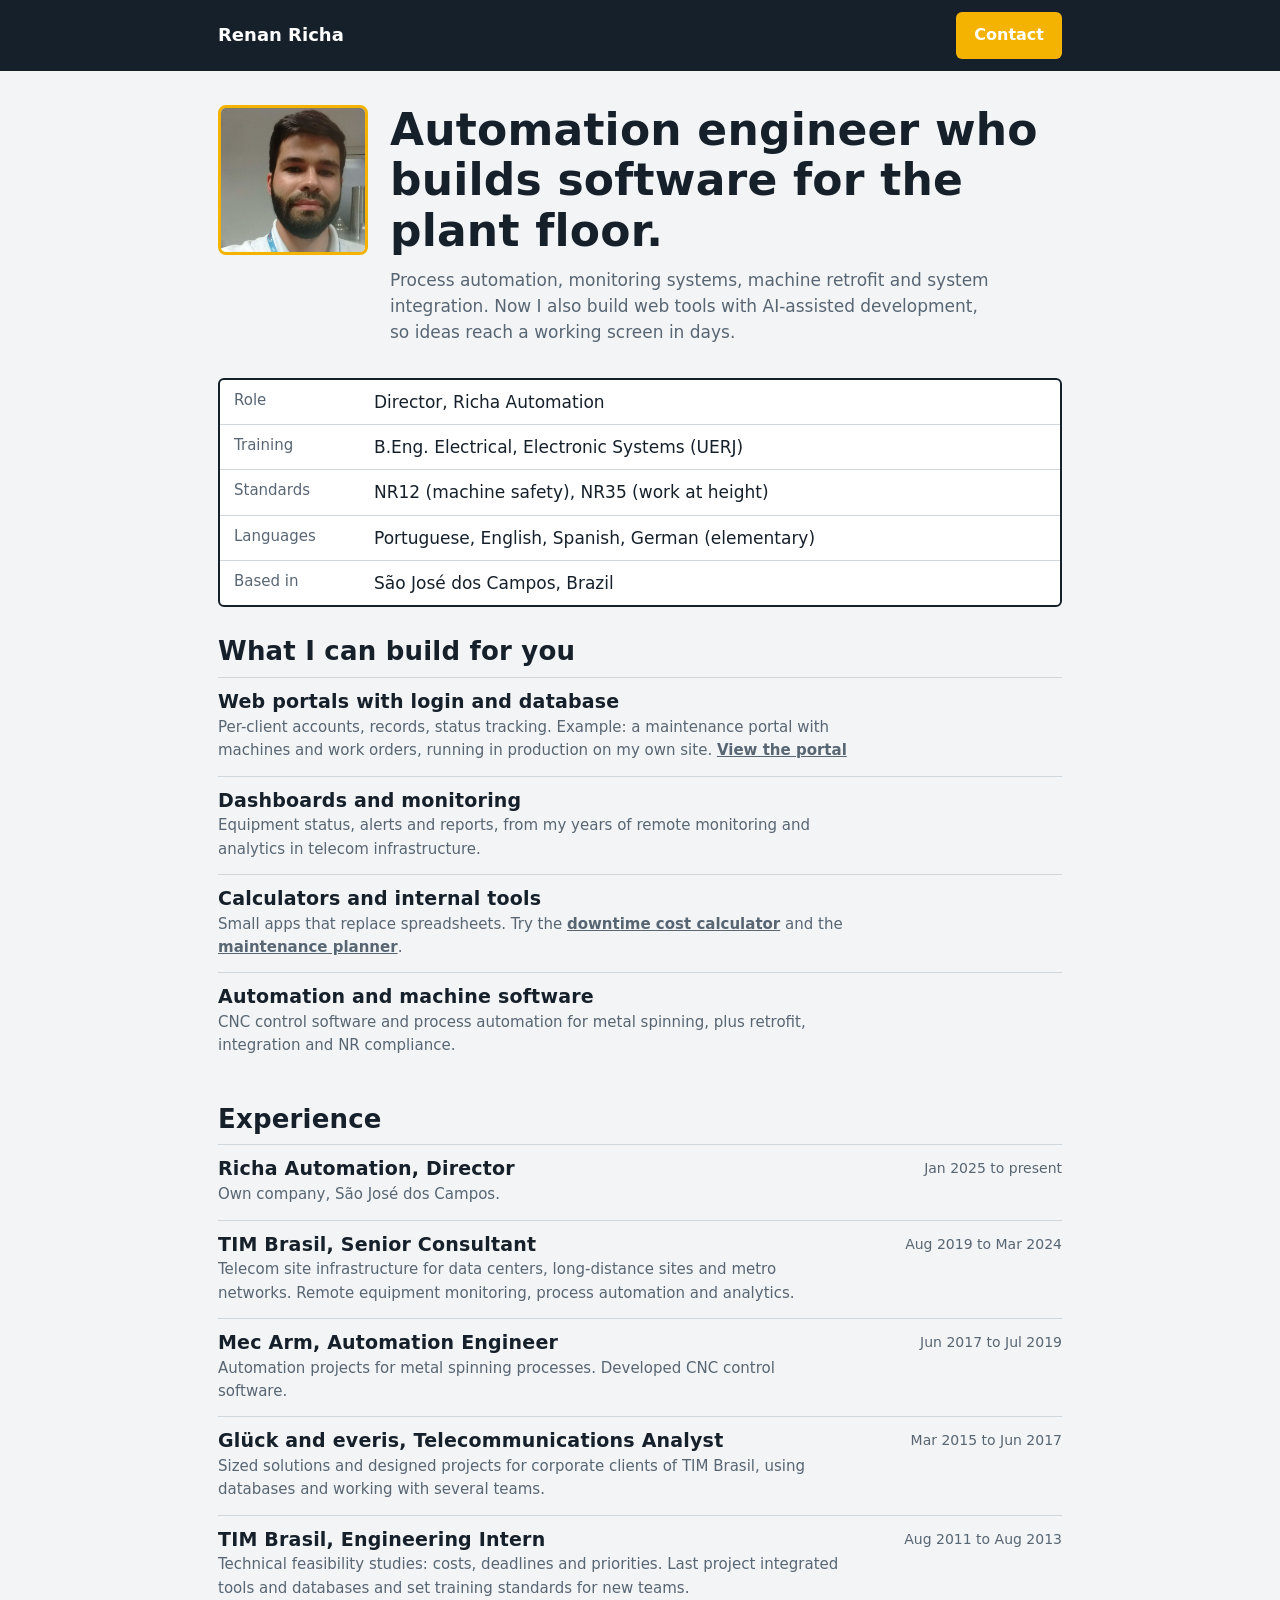
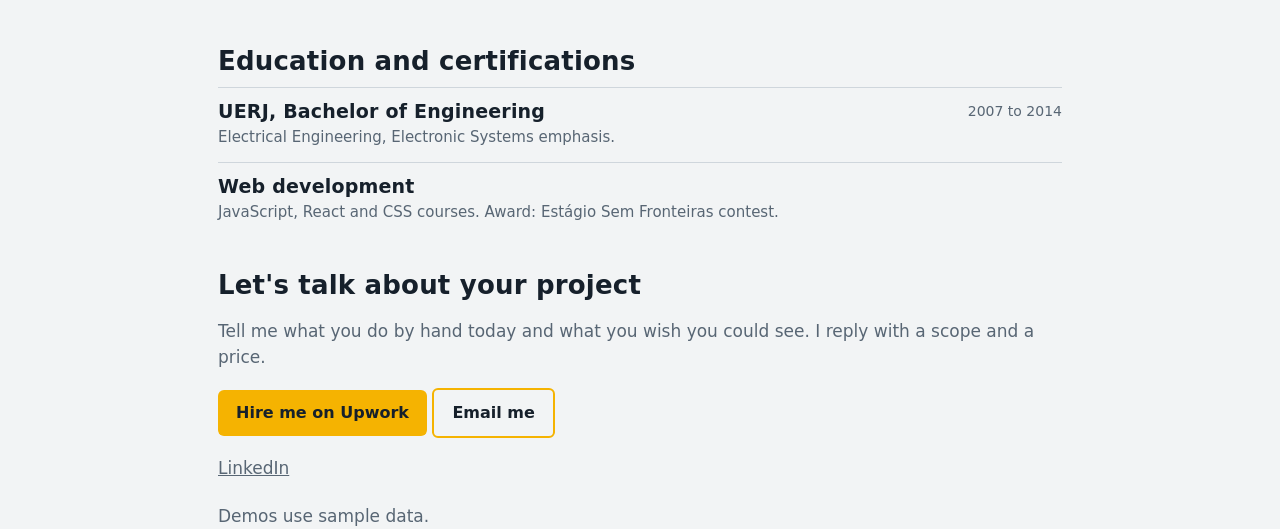
<file: index.html>
<!DOCTYPE html>
<html lang="en"><head><meta charset="utf-8"><meta name="viewport" content="width=device-width,initial-scale=1,viewport-fit=cover">
<title>Renan Richa: Automation Engineer</title>
<meta name="description" content="Automation engineer who builds software for industrial work: CNC control, monitoring, portals, dashboards and internal tools.">
<link rel="stylesheet" href="style.css">
<style>
.hero{display:grid;grid-template-columns:150px 1fr;gap:22px;padding:34px 0 10px;align-items:start}
@media(max-width:560px){.hero{grid-template-columns:1fr}.hero img{width:120px}}
.hero img{width:150px;height:150px;object-fit:cover;border-radius:8px;border:3px solid var(--sig)}
.hero h1{font-size:clamp(30px,6vw,44px)}.hero p{margin:10px 0 0;color:var(--mut);max-width:36em}
.plate{margin:22px 0 0;border:2px solid var(--ink);border-radius:6px;background:var(--card)}
@media(prefers-color-scheme:dark){.plate{border-color:var(--sig)}}
.plate div{display:grid;grid-template-columns:130px 1fr;gap:10px;padding:9px 14px;border-top:1px solid var(--bd)}.plate div:first-child{border-top:0}
.plate dt{color:var(--mut);font-size:15px}.plate dd{margin:0}
section{padding:30px 0 4px}section h2{font-size:26px;margin-bottom:10px}
.row{padding:13px 0;border-top:1px solid var(--bd)}.row h3{font-size:19px}.row p{margin:3px 0 0;color:var(--mut);font-size:15px;max-width:42em}
.row .d{display:flex;justify-content:space-between;gap:12px;flex-wrap:wrap}.row small{color:var(--mut);font-size:14px}
.ex a{font-weight:700}
footer{padding:26px 0 44px}
</style></head><body>
<nav class="t"><div class="w"><b>Renan Richa</b><a class="btn" href="#contact">Contact</a></div></nav>
<main class="w">
<div class="hero">
<img src="renan.jpg" alt="Photo of Renan Richa" width="150" height="150">
<div><h1>Automation engineer who builds software for the plant floor.</h1>
<p>Process automation, monitoring systems, machine retrofit and system integration. Now I also build web tools with AI-assisted development, so ideas reach a working screen in days.</p></div>
</div>
<dl class="plate">
<div><dt>Role</dt><dd>Director, Richa Automation</dd></div>
<div><dt>Training</dt><dd>B.Eng. Electrical, Electronic Systems (UERJ)</dd></div>
<div><dt>Standards</dt><dd>NR12 (machine safety), NR35 (work at height)</dd></div>
<div><dt>Languages</dt><dd>Portuguese, English, Spanish, German (elementary)</dd></div>
<div><dt>Based in</dt><dd>São José dos Campos, Brazil</dd></div>
</dl>
<section class="ex"><h2>What I can build for you</h2>
<div class="row"><h3>Web portals with login and database</h3><p>Per-client accounts, records, status tracking. Example: a maintenance portal with machines and work orders, running in production on my own site. <a href="https://www.richaautomation.com/manu">View the portal</a></p></div>
<div class="row"><h3>Dashboards and monitoring</h3><p>Equipment status, alerts and reports, from my years of remote monitoring and analytics in telecom infrastructure.</p></div>
<div class="row"><h3>Calculators and internal tools</h3><p>Small apps that replace spreadsheets. Try the <a href="downtime-calculator.html">downtime cost calculator</a> and the <a href="pm-planner.html">maintenance planner</a>.</p></div>
<div class="row"><h3>Automation and machine software</h3><p>CNC control software and process automation for metal spinning, plus retrofit, integration and NR compliance.</p></div>
</section>
<section><h2>Experience</h2>
<div class="row"><div class="d"><h3>Richa Automation, Director</h3><small>Jan 2025 to present</small></div><p>Own company, São José dos Campos.</p></div>
<div class="row"><div class="d"><h3>TIM Brasil, Senior Consultant</h3><small>Aug 2019 to Mar 2024</small></div><p>Telecom site infrastructure for data centers, long-distance sites and metro networks. Remote equipment monitoring, process automation and analytics.</p></div>
<div class="row"><div class="d"><h3>Mec Arm, Automation Engineer</h3><small>Jun 2017 to Jul 2019</small></div><p>Automation projects for metal spinning processes. Developed CNC control software.</p></div>
<div class="row"><div class="d"><h3>Glück and everis, Telecommunications Analyst</h3><small>Mar 2015 to Jun 2017</small></div><p>Sized solutions and designed projects for corporate clients of TIM Brasil, using databases and working with several teams.</p></div>
<div class="row"><div class="d"><h3>TIM Brasil, Engineering Intern</h3><small>Aug 2011 to Aug 2013</small></div><p>Technical feasibility studies: costs, deadlines and priorities. Last project integrated tools and databases and set training standards for new teams.</p></div>
</section>
<section><h2>Education and certifications</h2>
<div class="row"><div class="d"><h3>UERJ, Bachelor of Engineering</h3><small>2007 to 2014</small></div><p>Electrical Engineering, Electronic Systems emphasis.</p></div>
<div class="row"><h3>Web development</h3><p>JavaScript, React and CSS courses. Award: Estágio Sem Fronteiras contest.</p></div>
</section>
<section id="contact"><h2>Let's talk about your project</h2>
<p class="mut">Tell me what you do by hand today and what you wish you could see. I reply with a scope and a price.</p>
<p><a class="btn" href="https://www.upwork.com/freelancers/~015d0c3f97212f0942">Hire me on Upwork</a> <a class="btn" style="background:none;border:2px solid var(--sig);color:var(--tx)" href="mailto:renan@richaautomation.com">Email me</a></p>
<p class="mut"><a href="https://www.linkedin.com/in/renanricha">LinkedIn</a></p></section>
</main>
<footer class="w mut">Demos use sample data.</footer>
</body></html>
</file>
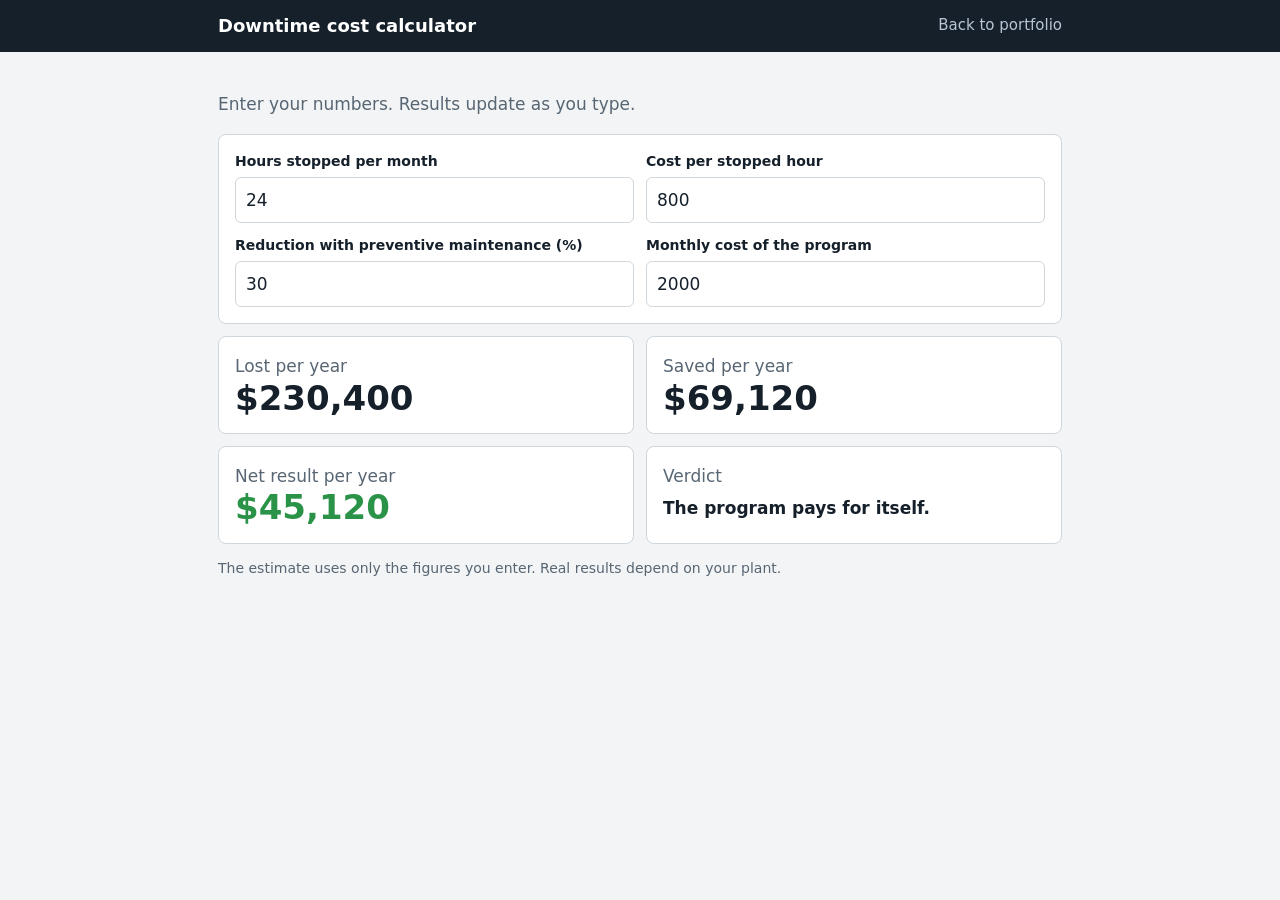
<file: downtime-calculator.html>
<!DOCTYPE html>
<html lang="en"><head><meta charset="utf-8"><meta name="viewport" content="width=device-width,initial-scale=1,viewport-fit=cover">
<title>Downtime cost calculator</title><link rel="stylesheet" href="style.css"></head><body>
<nav class="t"><div class="w"><b>Downtime cost calculator</b><a class="back" href="index.html">Back to portfolio</a></div></nav>
<main class="w" style="padding-top:22px;padding-bottom:40px">
<p class="mut">Enter your numbers. Results update as you type.</p>
<div class="panel grid g2">
<div><label for="h">Hours stopped per month</label><input id="h" type="number" min="0" value="24"></div>
<div><label for="c">Cost per stopped hour</label><input id="c" type="number" min="0" value="800"></div>
<div><label for="r">Reduction with preventive maintenance (%)</label><input id="r" type="number" min="0" max="100" value="30"></div>
<div><label for="k">Monthly cost of the program</label><input id="k" type="number" min="0" value="2000"></div>
</div>
<div class="grid g2" style="margin-top:12px">
<div class="panel"><span class="mut">Lost per year</span><div class="big" id="a"></div></div>
<div class="panel"><span class="mut">Saved per year</span><div class="big" id="b"></div></div>
<div class="panel"><span class="mut">Net result per year</span><div class="big" id="n"></div></div>
<div class="panel"><span class="mut">Verdict</span><div id="v" style="font-weight:700;margin-top:6px"></div></div>
</div>
<p class="mut" style="font-size:14px">The estimate uses only the figures you enter. Real results depend on your plant.</p>
</main>
<script>
const $=i=>document.getElementById(i),f=n=>n.toLocaleString("en-US",{style:"currency",currency:"USD",maximumFractionDigits:0});
function go(){const h=+$("h").value||0,c=+$("c").value||0,r=Math.min(100,+$("r").value||0)/100,k=+$("k").value||0;
const loss=h*c*12,sav=loss*r,net=sav-k*12;$("a").textContent=f(loss);$("b").textContent=f(sav);$("n").textContent=f(net);
$("n").style.color=net>=0?"var(--ok)":"var(--bad)";
$("v").textContent=net>0?"The program pays for itself.":net===0?"Break-even.":"At these numbers the program costs more than it saves."}
document.querySelectorAll("input").forEach(e=>e.oninput=go);go();
</script></body></html>
</file>
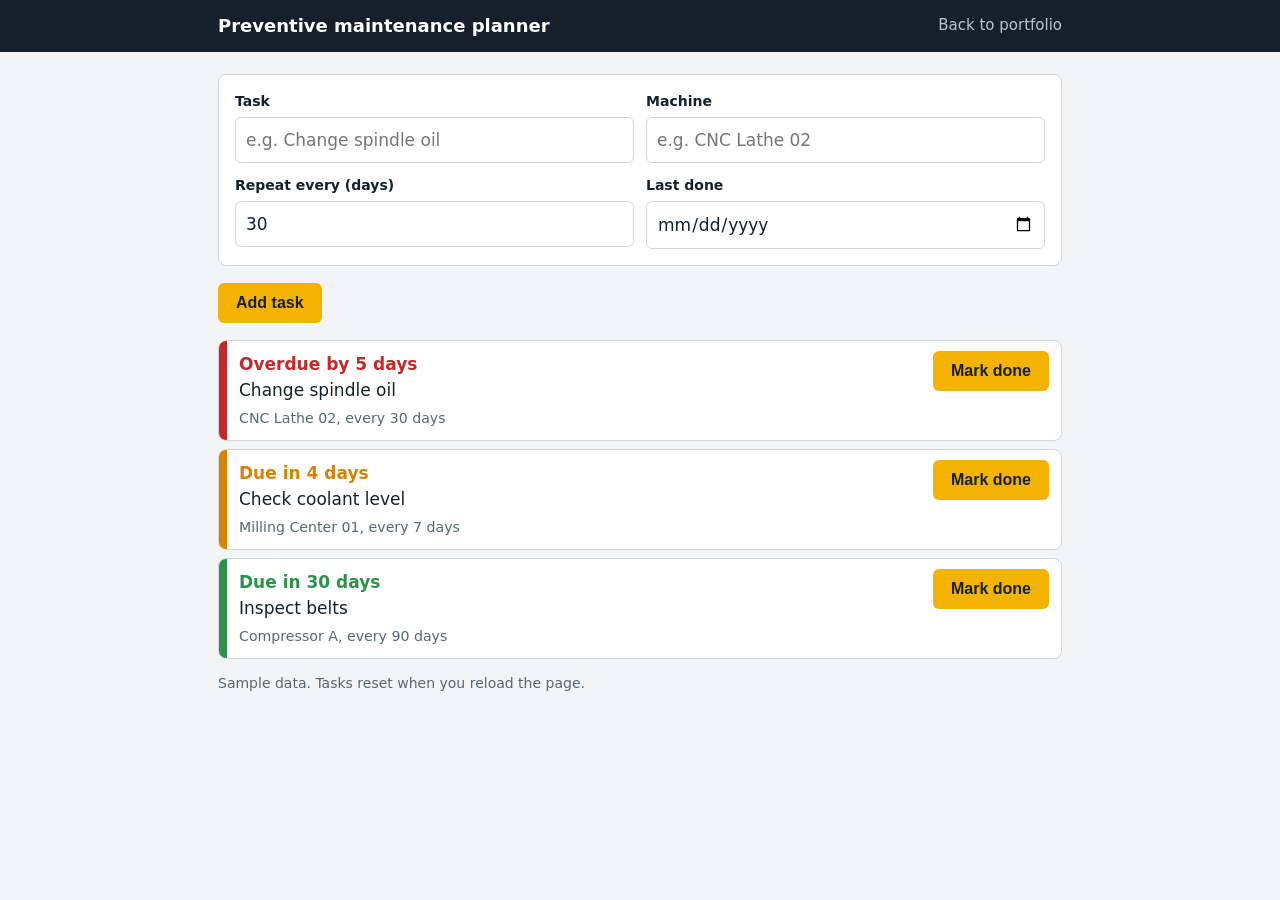
<file: pm-planner.html>
<!DOCTYPE html>
<html lang="en"><head><meta charset="utf-8"><meta name="viewport" content="width=device-width,initial-scale=1,viewport-fit=cover">
<title>Preventive maintenance planner</title><link rel="stylesheet" href="style.css">
<style>.r{display:flex;border:1px solid var(--bd);background:var(--card);border-radius:8px;overflow:hidden;margin-top:8px}.r i{width:8px;background:var(--c)}.r div{padding:10px 12px;flex:1}.r small{color:var(--mut)}.r b{color:var(--c)}</style></head><body>
<nav class="t"><div class="w"><b>Preventive maintenance planner</b><a class="back" href="index.html">Back to portfolio</a></div></nav>
<main class="w" style="padding-top:22px;padding-bottom:40px">
<div class="panel grid g2">
<div><label for="n">Task</label><input id="n" placeholder="e.g. Change spindle oil"></div>
<div><label for="m">Machine</label><input id="m" placeholder="e.g. CNC Lathe 02"></div>
<div><label for="i">Repeat every (days)</label><input id="i" type="number" min="1" value="30"></div>
<div><label for="d">Last done</label><input id="d" type="date"></div>
</div>
<p><button class="btn" id="add">Add task</button> <span class="mut" id="msg"></span></p>
<div id="list"></div>
<p class="mut" style="font-size:14px">Sample data. Tasks reset when you reload the page.</p>
</main>
<script>
const $=i=>document.getElementById(i),day=864e5,t0=new Date().setHours(0,0,0,0),iso=o=>new Date(t0-o*day).toISOString().slice(0,10);
let T=[["Change spindle oil","CNC Lathe 02",30,iso(35)],["Check coolant level","Milling Center 01",7,iso(3)],["Inspect belts","Compressor A",90,iso(60)]];
const esc=s=>{const e=document.createElement("div");e.textContent=s;return e.innerHTML};
function draw(){const R=T.map((x,k)=>{const due=Math.round((new Date(x[3]+"T00:00:00")-t0)/day)+x[2];return{x,k,due}}).sort((a,b)=>a.due-b.due);
$("list").innerHTML=R.map(({x,k,due})=>{const c=due<0?"var(--bad)":due<=7?"var(--warn)":"var(--ok)",s=due<0?`Overdue by ${-due} days`:due===0?"Due today":`Due in ${due} days`;
return `<div class="r" style="--c:${c}"><i></i><div><b>${s}</b><br>${esc(x[0])}<br><small>${esc(x[1])}, every ${x[2]} days</small></div><div style="flex:none"><button class="btn" data-k="${k}">Mark done</button></div></div>`}).join("")||'<p class="mut">No tasks yet. Add the first one above.</p>'}
$("add").onclick=()=>{const n=$("n").value.trim();if(!n){$("msg").textContent="Enter a task name.";return}
T.push([n,$("m").value.trim()||"No machine",+$("i").value||30,$("d").value||iso(0)]);$("n").value=$("m").value="";$("msg").textContent="Task added.";draw()};
$("list").onclick=e=>{const b=e.target.closest("[data-k]");if(!b)return;T[b.dataset.k][3]=iso(0);draw()};
draw();
</script></body></html>
</file>
<file: style.css>
:root{--bg:#f2f4f5;--card:#fff;--tx:#16202b;--mut:#586674;--bd:#cfd6dc;--ink:#16202b;--sig:#f5b301;--ok:#2b9348;--warn:#d98200;--bad:#c62828;color-scheme:light}
@media(prefers-color-scheme:dark){:root{--bg:#0f161e;--card:#18222d;--tx:#e9eef3;--mut:#9aa8b6;--bd:#2a3846;--ink:#0b1117;color-scheme:dark}}
*{box-sizing:border-box}
body{margin:0;background:var(--bg);color:var(--tx);font:17px/1.55 system-ui,-apple-system,"Segoe UI",Roboto,sans-serif;padding:env(safe-area-inset-top) 0 env(safe-area-inset-bottom)}
h1,h2,h3{font-family:"Bahnschrift","DIN Alternate","Roboto Condensed","Arial Narrow",system-ui,sans-serif;letter-spacing:.2px;margin:0;line-height:1.15}
.w{max-width:880px;margin:0 auto;padding:0 18px}
nav.t{background:var(--ink);color:#fff;padding:12px 0}nav.t .w{display:flex;justify-content:space-between;align-items:center;gap:10px}
nav.t a{color:#fff;text-decoration:none}nav.t b{font-size:18px}.back{color:#b9c4d4!important;font-size:15px}
a{color:inherit}.btn{display:inline-block;background:var(--sig);color:#16202b;font-weight:700;padding:11px 18px;border-radius:6px;text-decoration:none;border:0;font-size:16px;cursor:pointer}
.btn:focus-visible,a:focus-visible,input:focus-visible,select:focus-visible,button:focus-visible{outline:3px solid var(--sig);outline-offset:2px}
.panel{background:var(--card);border:1px solid var(--bd);border-radius:8px;padding:16px}
input,select{font:inherit;color:var(--tx);background:var(--card);border:1px solid var(--bd);border-radius:6px;padding:9px 10px;width:100%}
label{display:block;font-size:14px;font-weight:600;margin-bottom:4px}
.grid{display:grid;gap:12px}.g2{grid-template-columns:1fr 1fr}
@media(max-width:560px){.g2{grid-template-columns:1fr}}
.mut{color:var(--mut)}.big{font:700 34px/1.1 "Bahnschrift","DIN Alternate","Roboto Condensed",system-ui,sans-serif}
</file>
